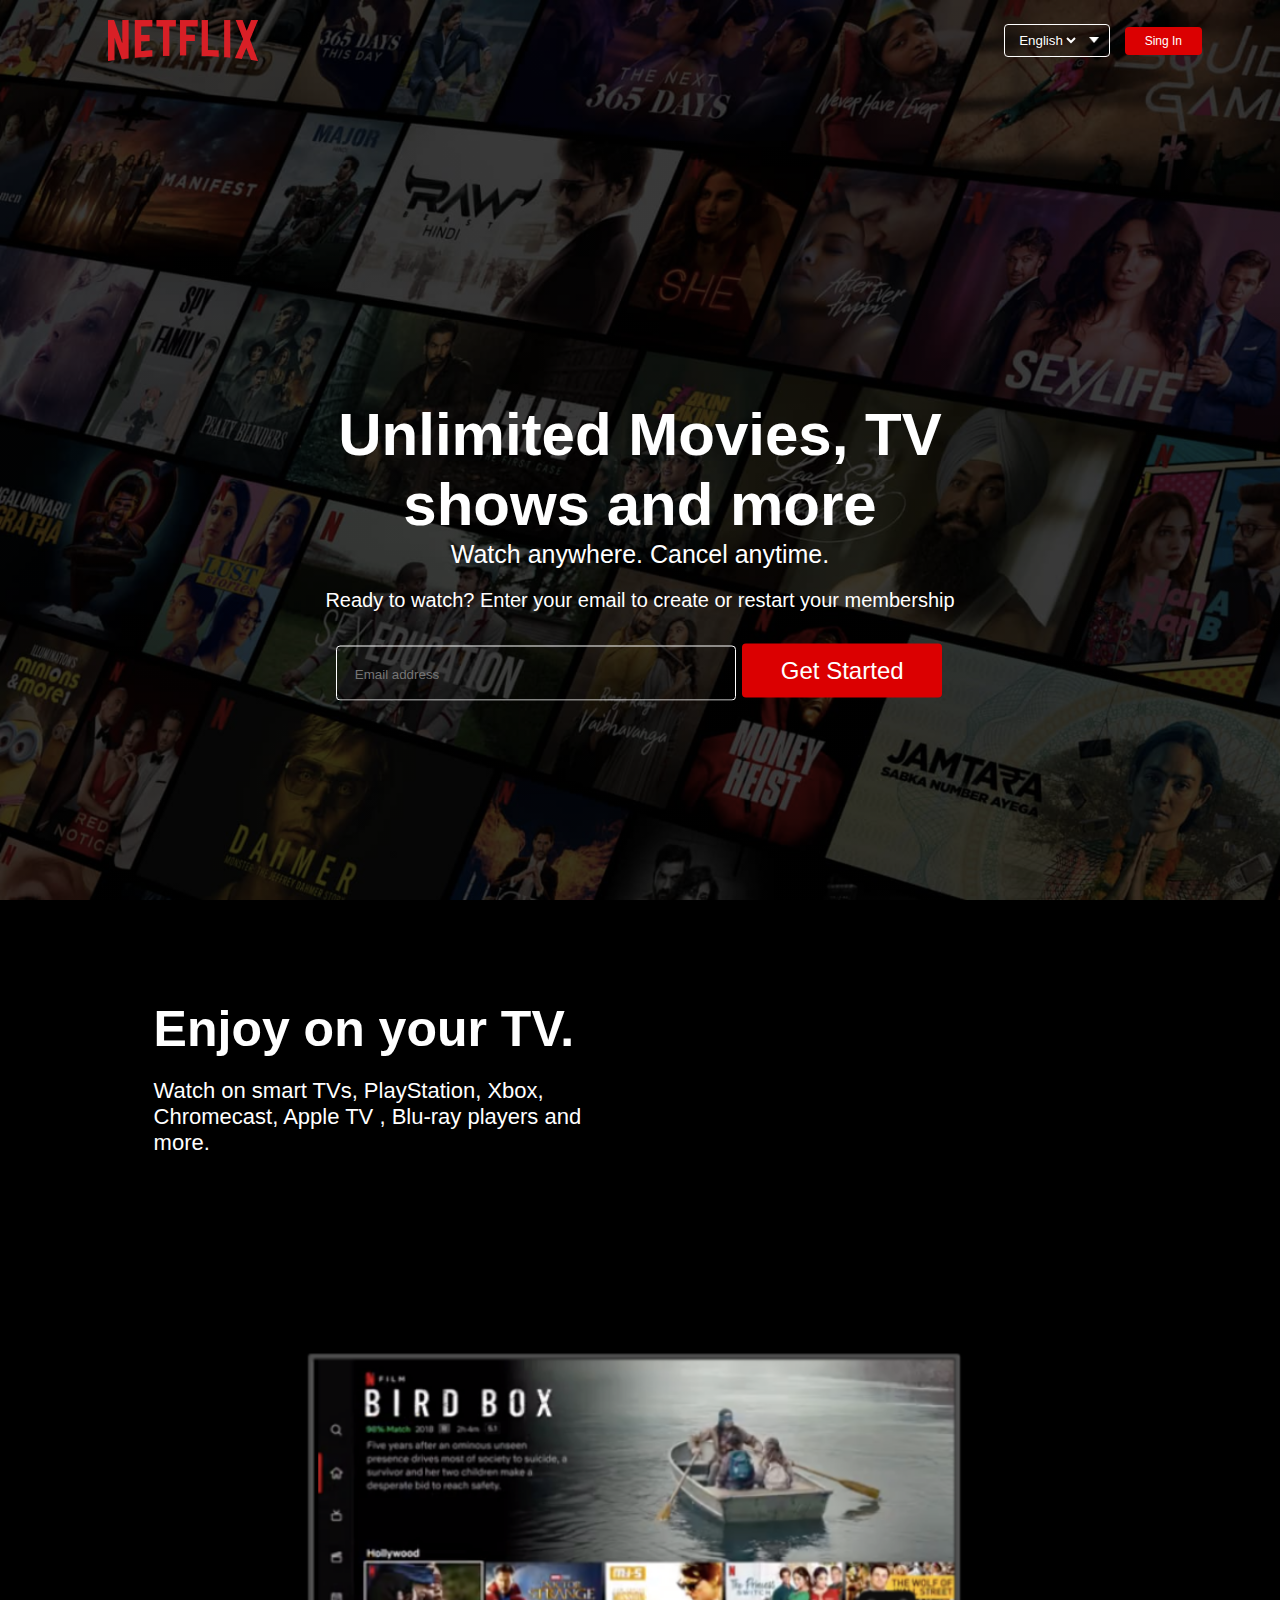
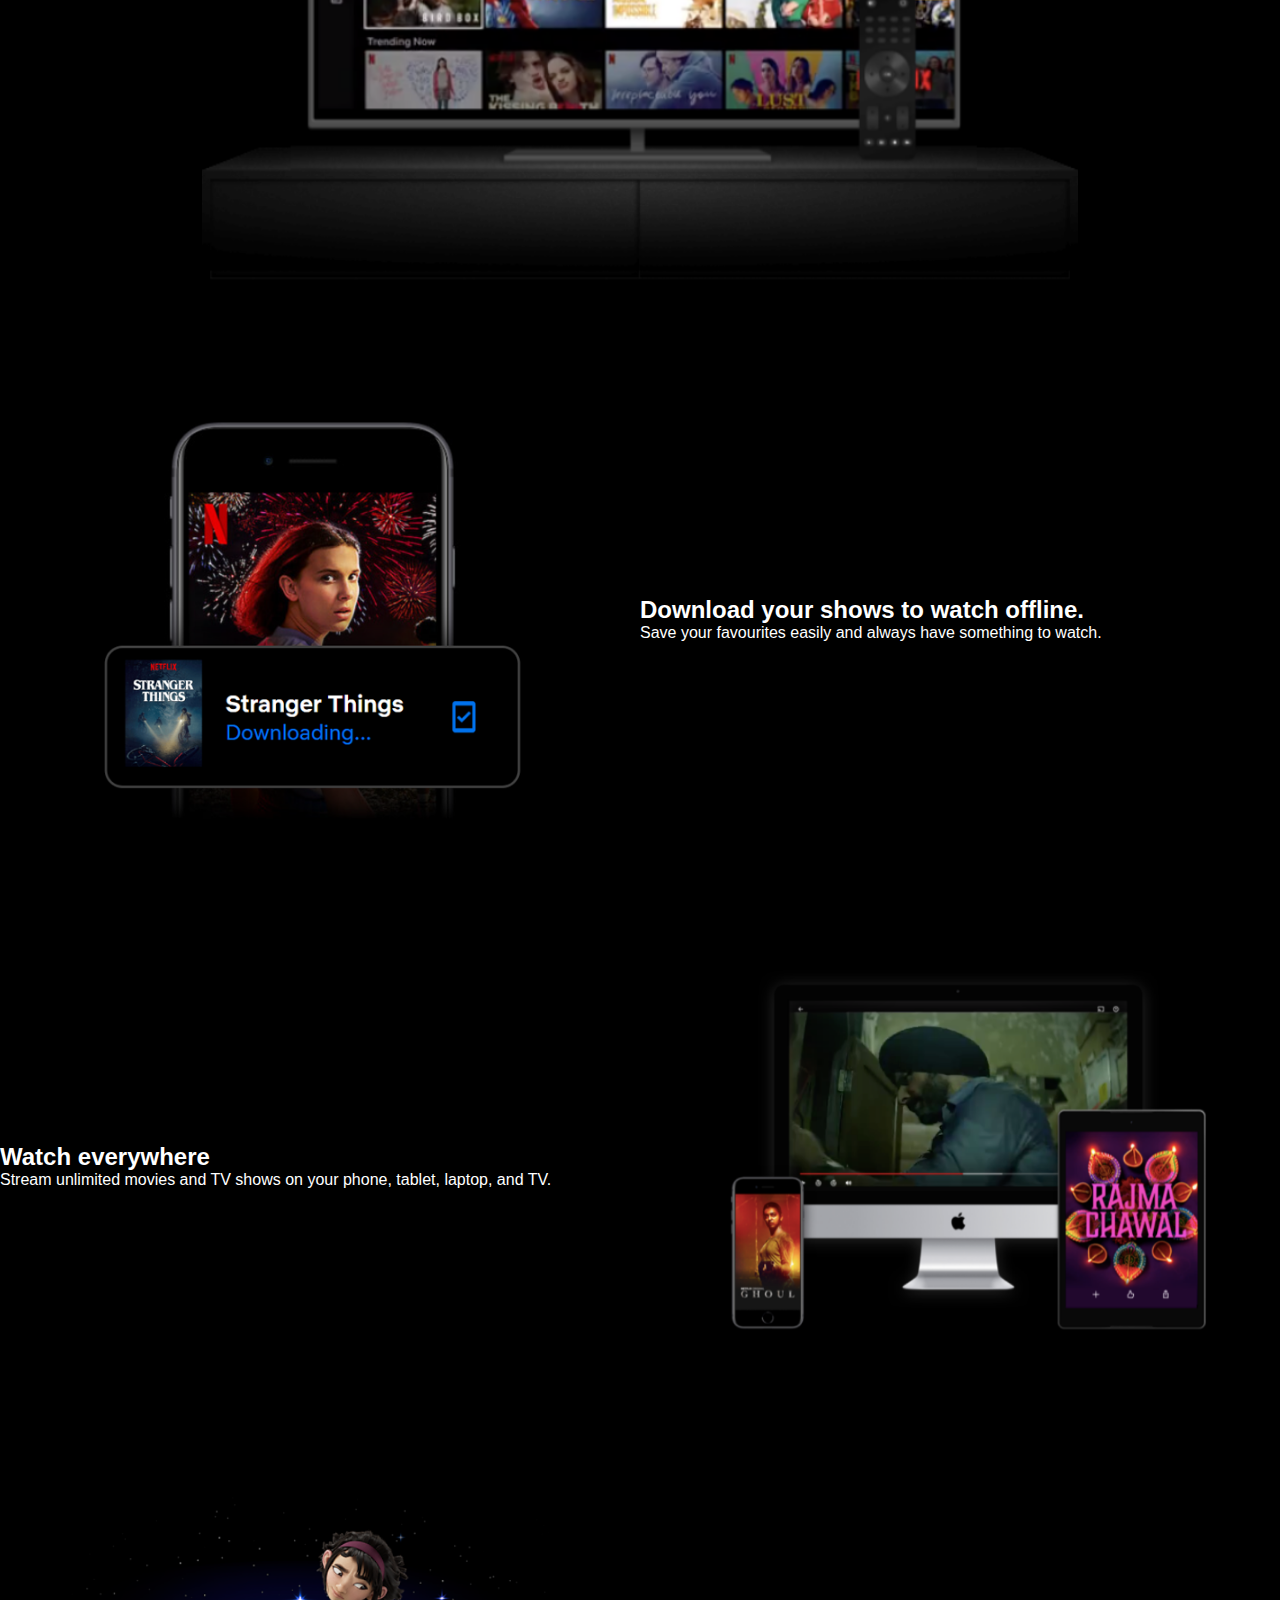
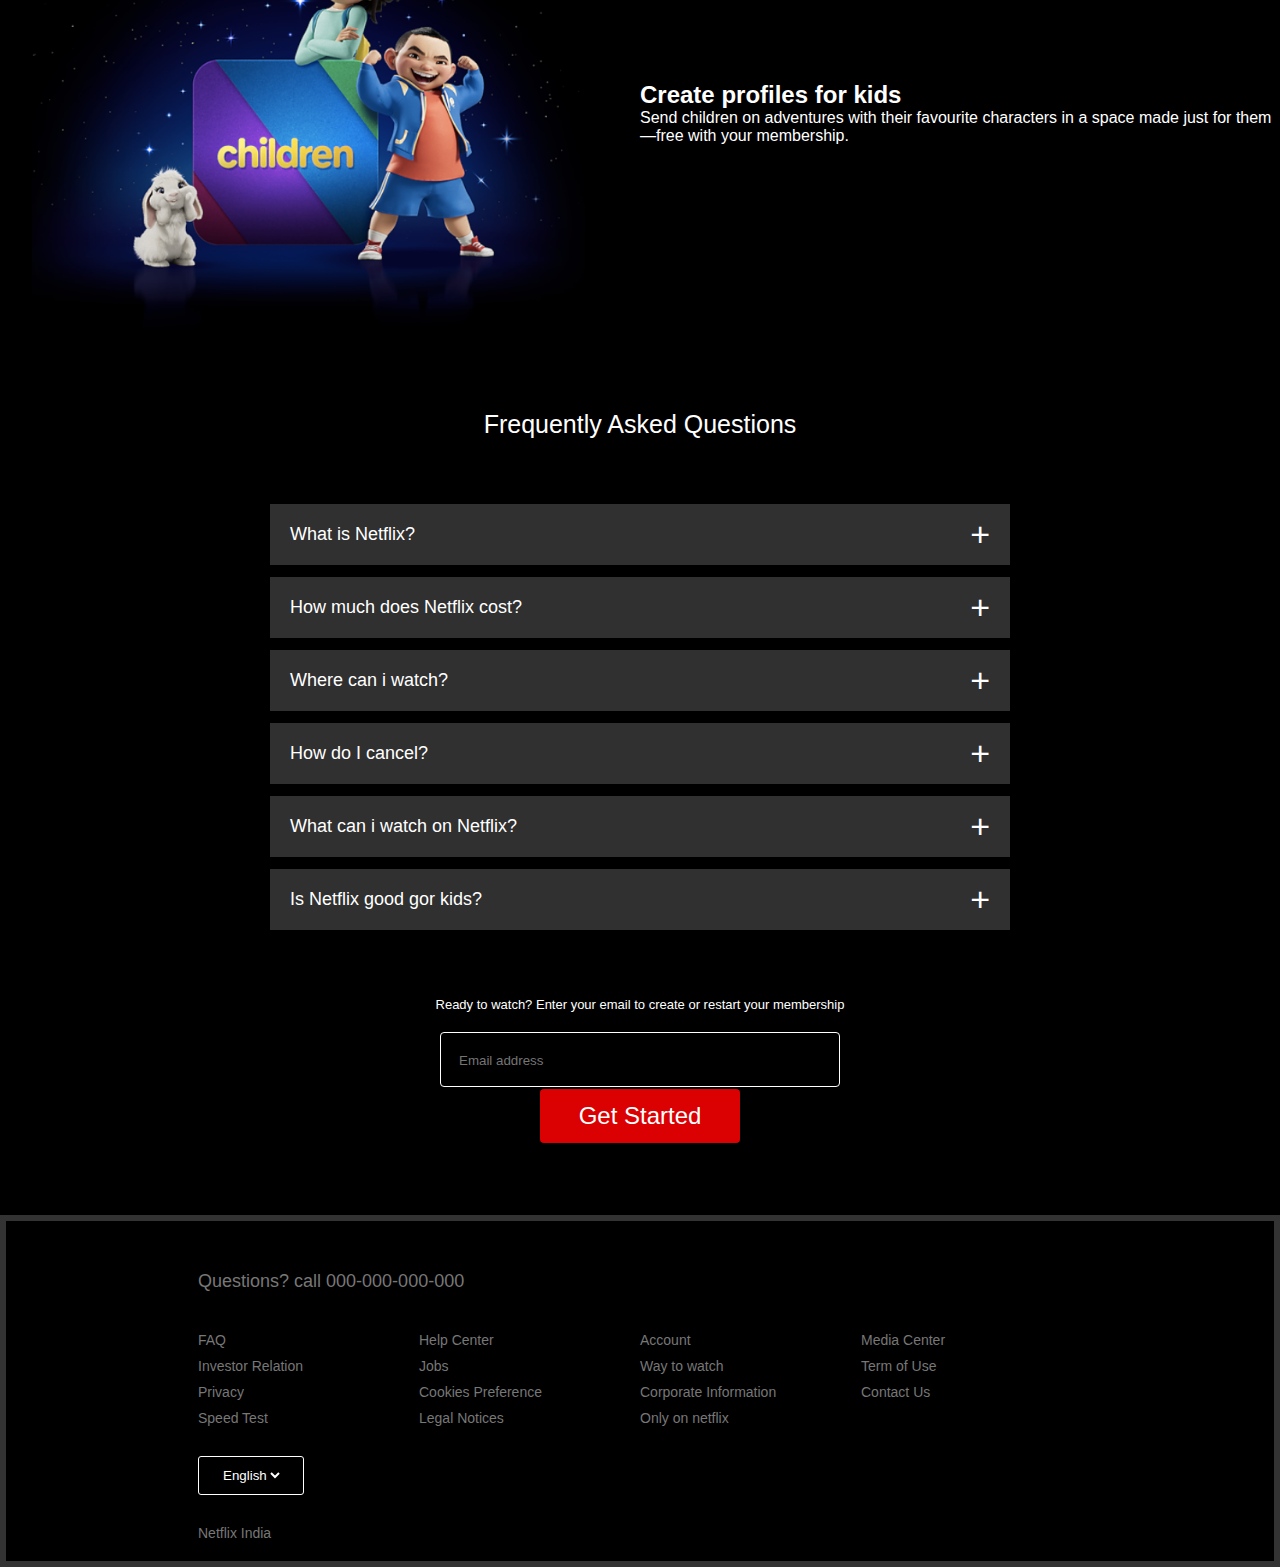
<file: index.html>
<!DOCTYPE html>
<html lang="en">
<head>
    <meta charset="UTF-8">
    <meta name="viewport" content="width=device-width, initial-scale=1.0">
    <title>Netflix.in</title>
    <link rel="stylesheet" href="index.css">
    <link rel="icon" href="net.jpg" type="image/x-icon">
    <link rel="stylesheet" href="https://cdnjs.cloudflare.com/ajax/libs/font-awesome/6.4.0/css/all.min.css" integrity="sha512-iecdLmaskl7CVkqkXNQ/ZH/XLlvWZOJyj7Yy7tcenmpD1ypASozpmT/E0iPtmFIB46ZmdtAc9eNBvH0H/ZpiBw==" crossorigin="anonymous" referrerpolicy="no-referrer" />
    
</head>
<body>
    <div class="header">
       <nav>

       
        <img src="logo.png" alt="logo" class="logo">
        <div>
            <button class="language-btn"> <select style="border:none transparent;background:transparent; color: white;">
                <option value="English">English</option>
                <option value="Hindi">Hindi</option>
            </select>
            <img src="down-icon.png" ></button>
            <Button>Sing In</Button>
        </div>
    </nav> 

    <div class="header-content">
        <h1>Unlimited Movies, TV shows and more</h1>
        <h3>Watch anywhere. Cancel anytime.</h3>
        <p>Ready to watch? Enter your email to create or restart your membership</p>
        <form class="email-singup">
            <input type="email" placeholder="Email address" >
            
            <button type="submit">Get Started <i class="fa-solid fa-angle-right" style="display: inline-block;justify-content: end;position: absolute;justify-content: center;align-content: center ;margin-left: 2px;margin-top: 1px;"></i></button>
            
        </form>
    </div>
    </div>
    


    <div class="features">
        <div class="row">
           <div class="text-col">
            <h2>Enjoy on your TV.</h2>
            <p>Watch on smart TVs, PlayStation, Xbox, Chromecast, Apple TV , Blu-ray players and more.</p>

           </div> 
           
          

    
</div>

           <div class="img-col">

            <img src="feature-1.png" alt="">
           </div>
        </div>
        <div class="row">
            
            
            <div class="img-col">
             <img src="feature-2.png" alt="">
            </div>
            <div class="text-col">
                <h2>Download your shows to watch offline.</h2>
                <p>Save your favourites easily and always have something to watch.</p>
               </div> 
         </div>
         <div class="row">
            <div class="text-col">
             <h2>Watch everywhere</h2>
             <p>Stream unlimited movies and TV shows on your phone, tablet, laptop, and TV.</p>
            </div> 
            <div class="img-col">
             <img src="feature-3.png" alt="">
            </div>
         </div>
         <div class="row">
           
            <div class="img-col">
             <img src="feature-4.png" alt="">
            </div>
            <div class="text-col">
                <h2>Create profiles for kids</h2>
                <p>Send children on adventures with their favourite characters in a space made just for them—free with your membership.</p>
               </div> 
         </div>
    </div>

<div class="faq">


    <h2>Frequently Asked Questions</h2>
    <ul class="accordin" type="none">
        <li>
            <input type="radio" name="accordin" id="first">
            <label for="first">What is Netflix?</label>
            <div class="content">
                Netflix is a streaming service that offers a wide variety of award-winning TV shows, movies, anime, documentaries and more - on thousands of internet-connected devices.

You can watch as much as you want, whenever you want, without a single ad - all for one low monthly price. There's always something new to discover, and new TV shows and movies are added every week!
            </div>
        </li>
        <li> 
            <input type="radio" name="accordin" id="second">
            <label for="second">How much does Netflix cost?</label>
            <div class="content">
                Watch Netflix on your smartphone, tablet, Smart TV, laptop, or streaming device, all for one fixed monthly fee. Plans range from ₹ 149 to ₹ 649 a month. No extra costs, no contracts.
            </div>
        </li>
        <li> 
            <input type="radio" name="accordin" id="third">
            <label for="third">Where can i watch?</label>
            <div class="content">
                Watch anywhere, anytime. Sign in with your Netflix account to watch instantly on the web at netflix.com from your personal computer or on any internet-connected device that offers the Netflix app, including smart TVs, smartphones, tablets, streaming media players and game consoles.

You can also download your favourite shows with the iOS, Android, or Windows 10 app. Use downloads to watch while you're on the go and without an internet connection. Take Netflix with you anywhere.
            </div>
        </li>
        <li> 
            <input type="radio" name="accordin" id="fourth">
            <label for="fourth">How do I cancel?</label>
            <div class="content">
                Netflix is flexible. There are no annoying contracts and no commitments. You can easily cancel your account online in two clicks. There are no cancellation fees – start or stop your account anytime.
        </li>
        <li> 
            <input type="radio" name="accordin" id="five">
            <label for="five">What can i watch on Netflix?</label>
            <div class="content">
                Netflix has an extensive library of feature films, documentaries, TV shows, anime, award-winning Netflix originals, and more. Watch as much as you want, anytime you want.
            </div>
        </li>
        <li> 
            <input type="radio" name="accordin" id="six">
            <label for="six">Is Netflix good gor kids?</label>
            <div class="content">
                The Netflix Kids experience is included in your membership to give parents control while kids enjoy family-friendly TV shows and films in their own space.

                Kids profiles come with PIN-protected parental controls that let you restrict the maturity rating of content kids can watch and block specific titles you don’t want kids to see.
                
            </div>
        </li>
        
    </ul>
 <small>
    <p>Ready to watch? Enter your email to create or restart your membership</p>
        
 </small>
 <form class="email-singup">
    <input type="email" placeholder="Email address" >
    
    <button type="submit">Get Started <i class="fa-solid fa-angle-right" style="display: inline-block;justify-content: end;position: absolute;justify-content: center;align-content: center ;margin-left: 2px;margin-top: 1px;"></i></button>
    
</form>
</div>
    <div class="footer">
        <h2>Questions? call 000-000-000-000</h2>
<div class="row">
    <div class="col">
        <a href="#">FAQ</a>
        <a href="#">Investor Relation</a>
        <a href="#">Privacy</a>
        <a href="#">Speed Test</a>
        
    </div>
    <div class="col">
        <a href="#">Help Center</a>
        <a href="#">Jobs</a>
        <a href="#">Cookies Preference</a>
        <a href="#">Legal Notices</a>

    </div>
    <div class="col">
        <a href="#">Account</a>
        <a href="#">Way to watch</a>
        <a href="#">Corporate Information</a>
        <a href="#">Only on netflix</a>

    </div>
    <div class="col">
        <a href="#">Media Center</a>
    
        <a href="#">Term of Use</a>
        <a href="#">Contact Us</a>

    </div>

<button class="language-btn"> <select style="border:none transparent;background:transparent; color: white;">
    <option value="English">English</option>
    <option value="Hindi">Hindi</option>
</select>

    </div>
    <p class="copyright-txt">Netflix India</p>
</body>
</html>
</file>
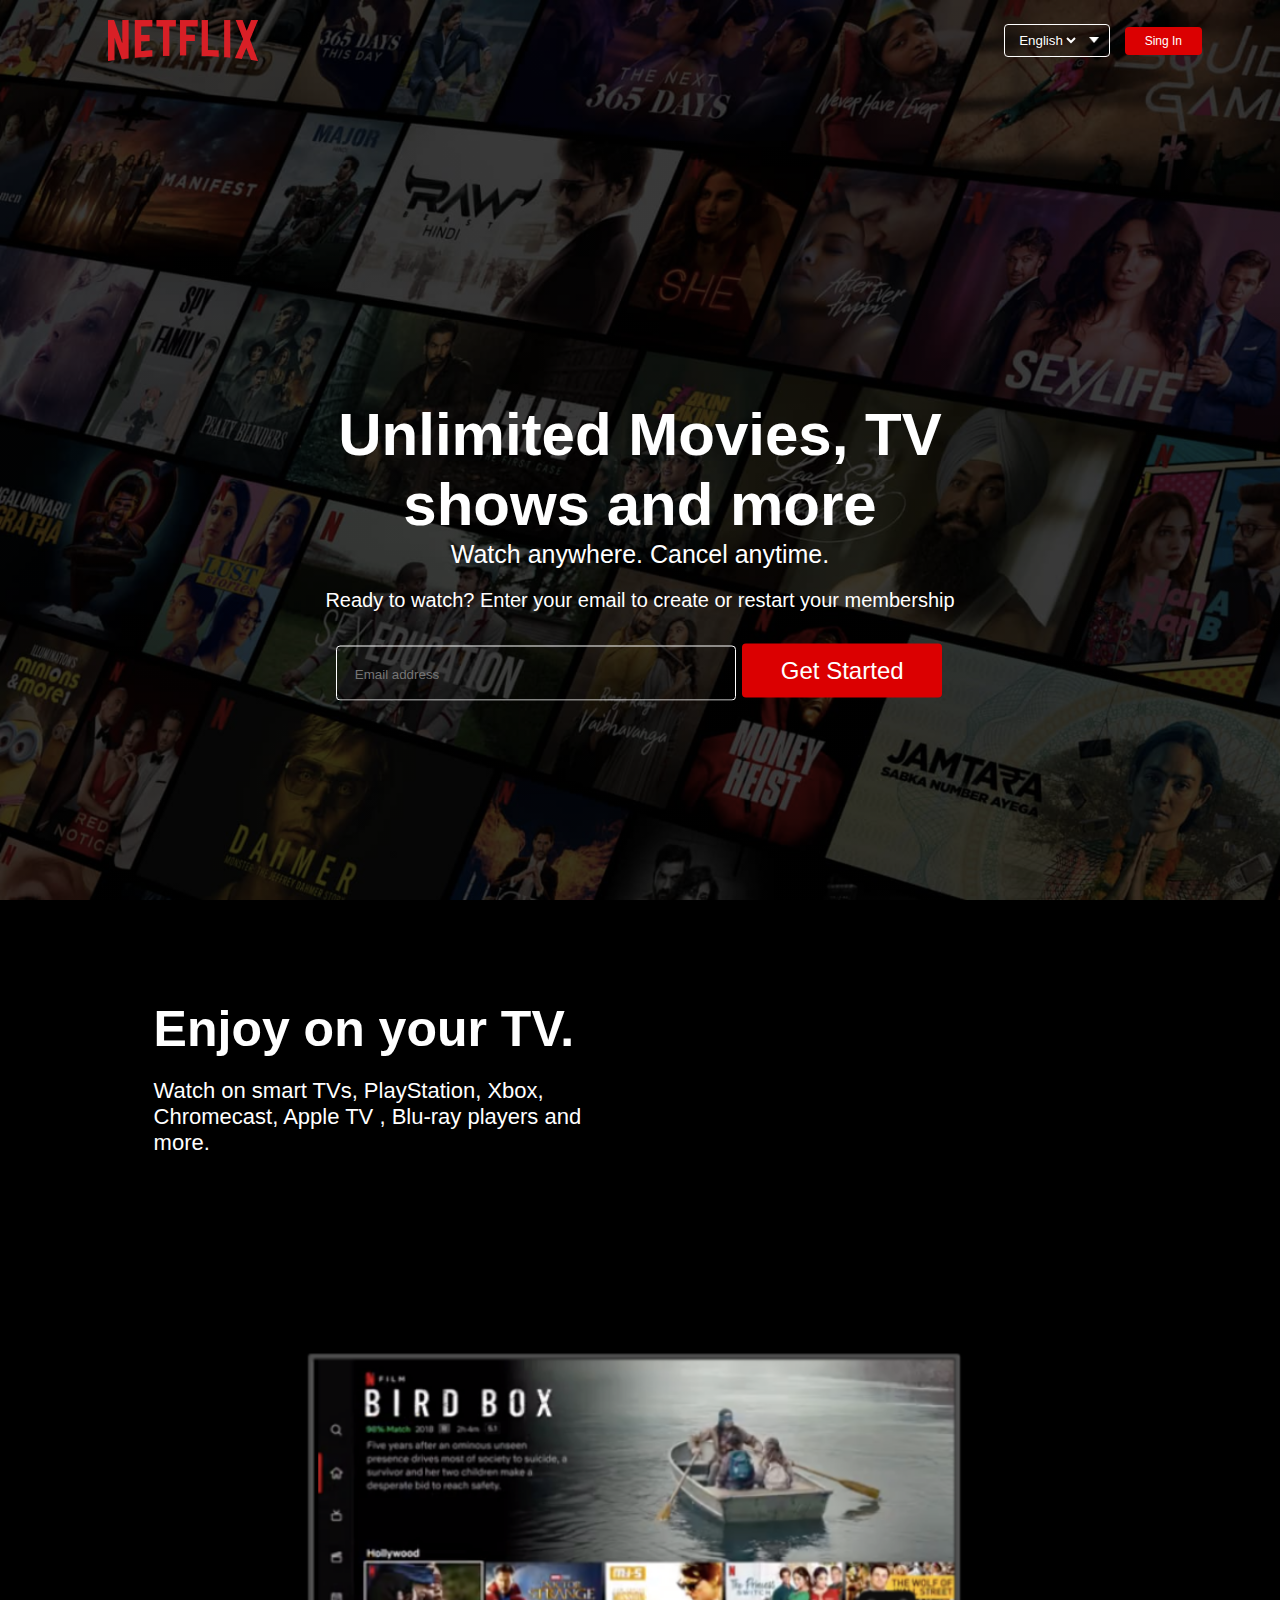
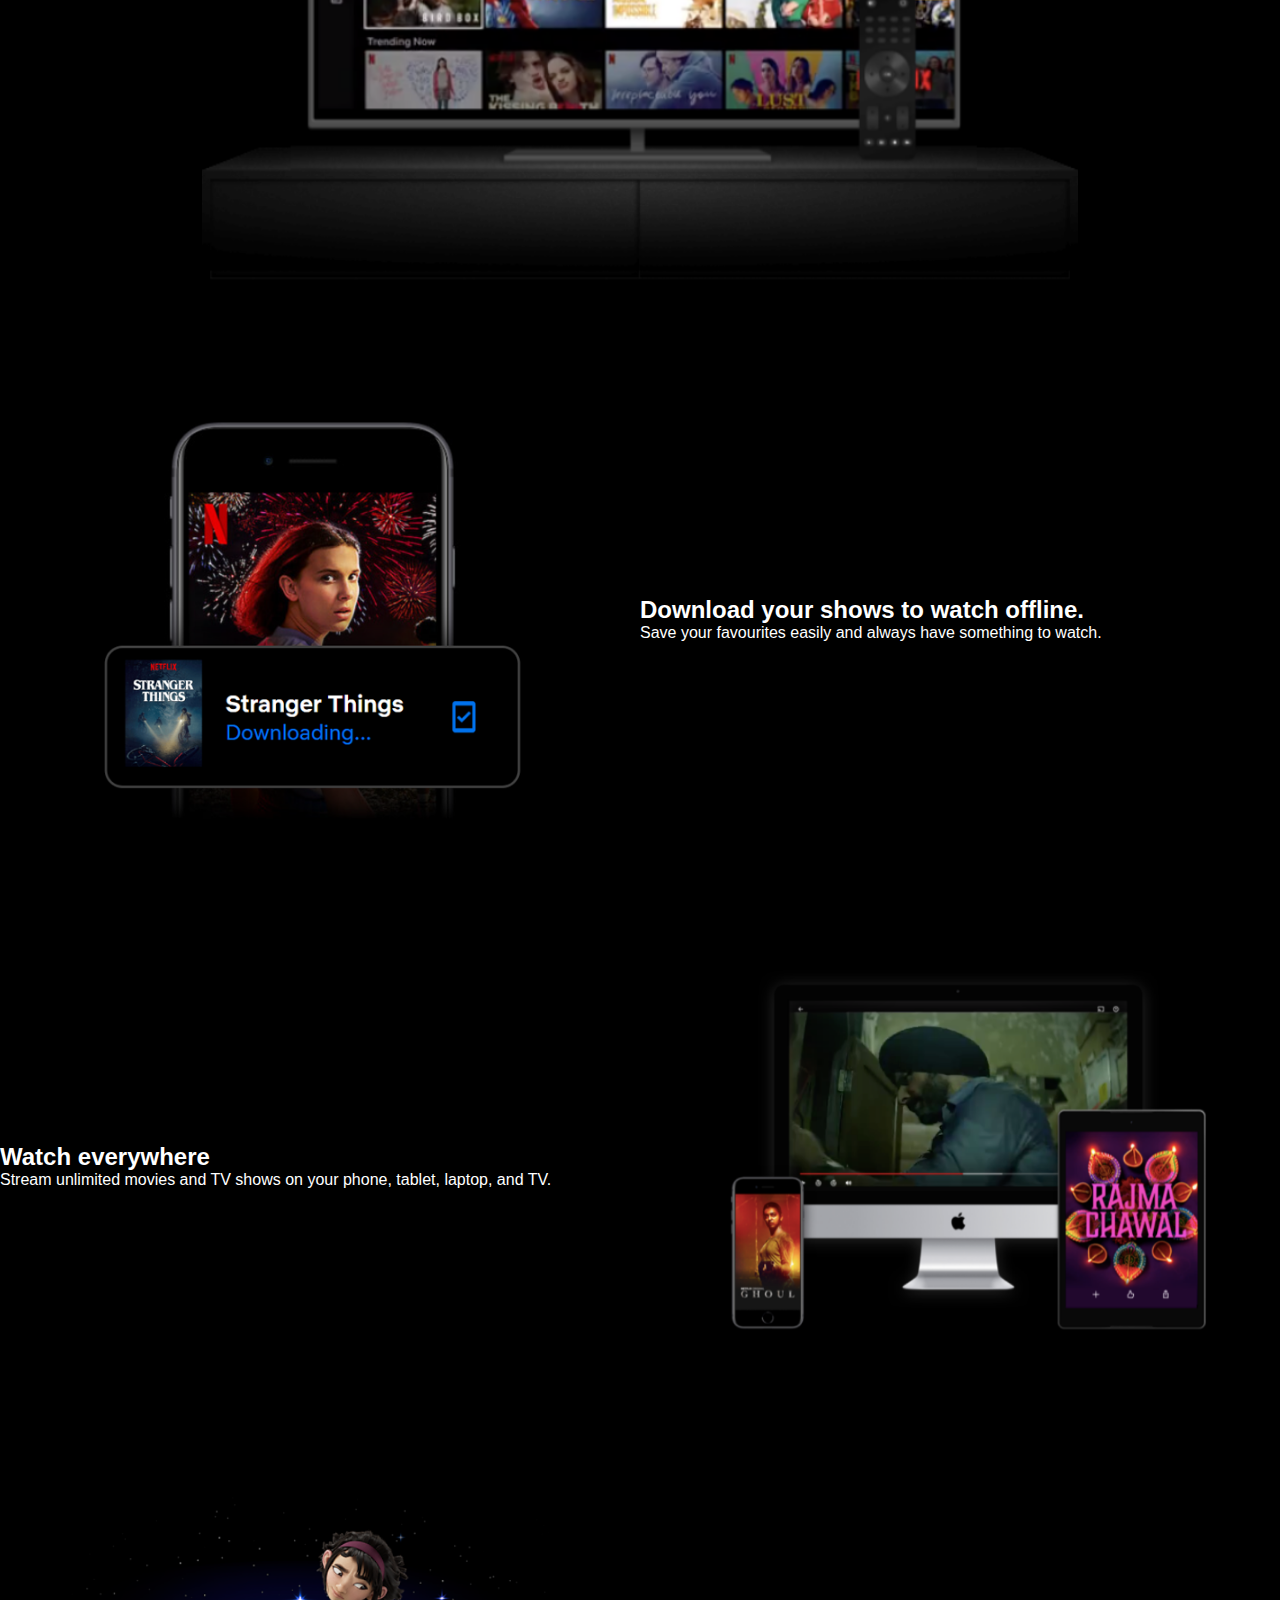
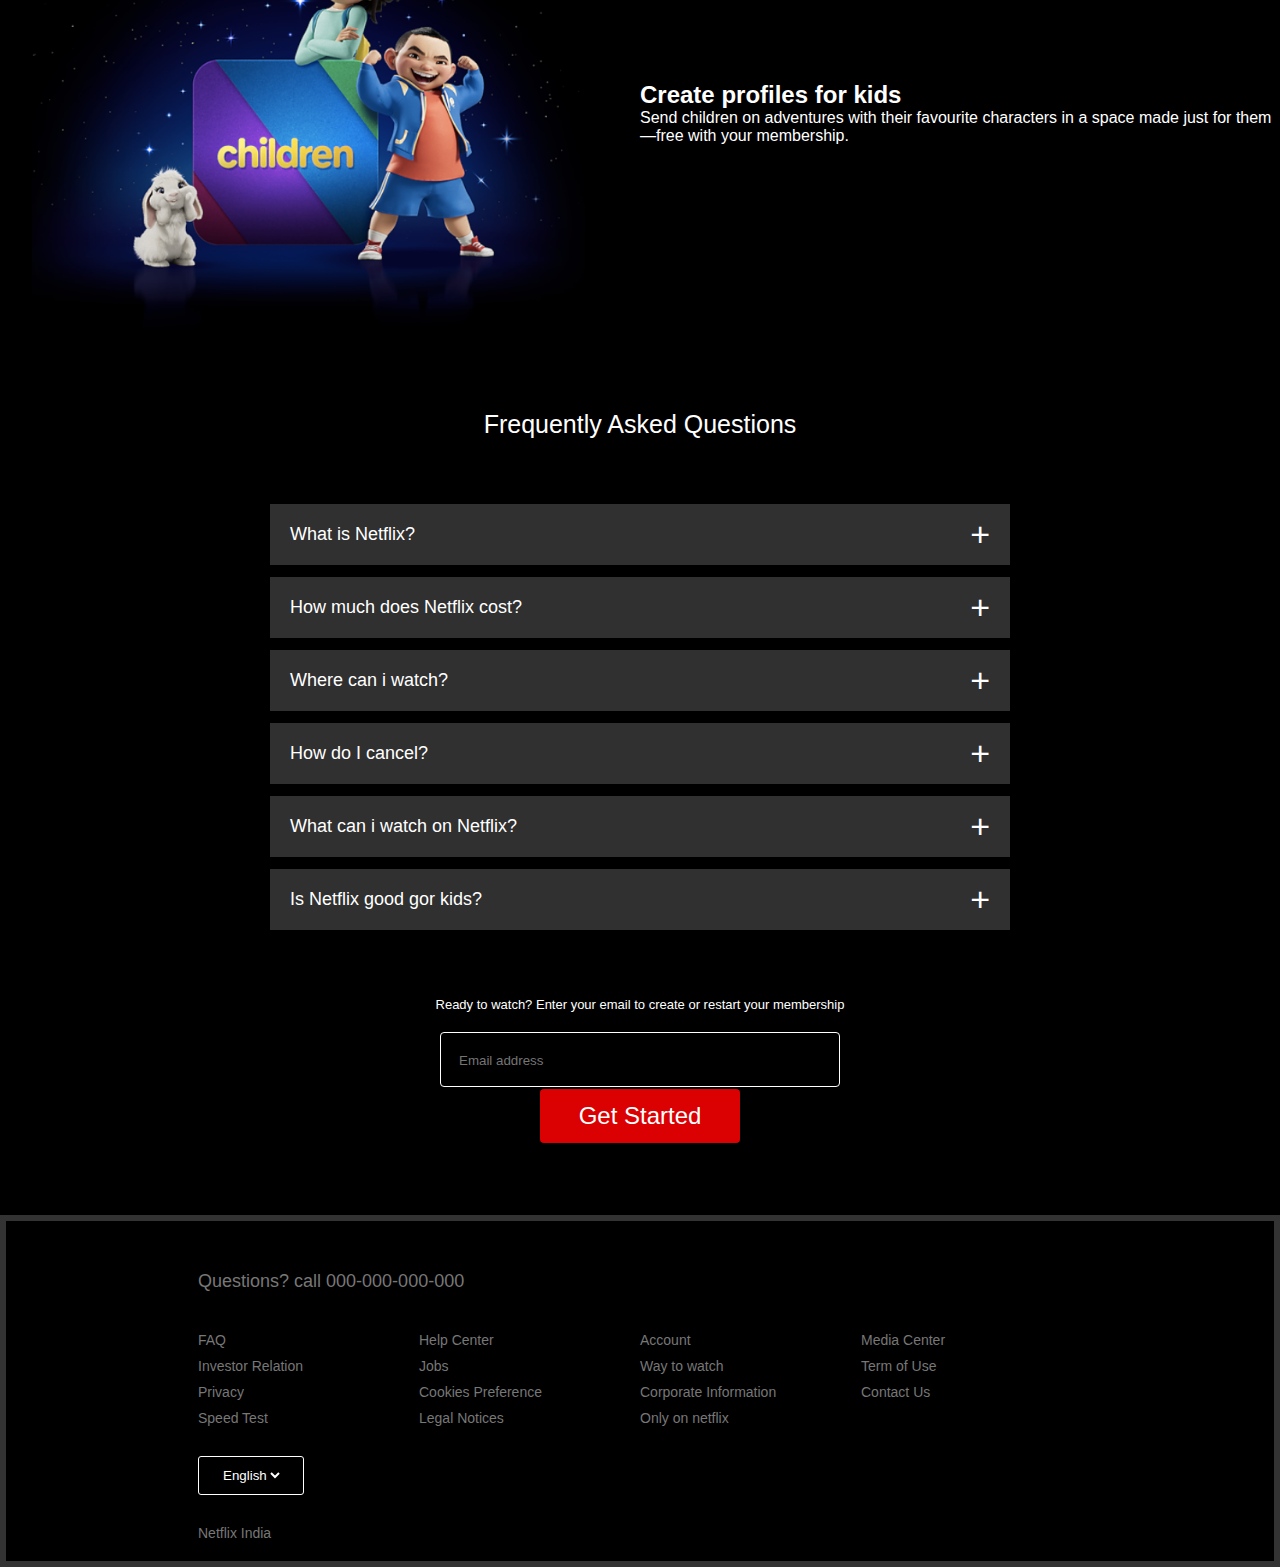
<file: first.html>
<!DOCTYPE html>
<html lang="en">
<head>
    <meta charset="UTF-8">
    <meta name="viewport" content="width=device-width, initial-scale=1.0">
    <title>Netflix.in</title>
    <link rel="stylesheet" href="first.css">
    <link rel="icon" href="net.jpg" type="image/x-icon">
    <link rel="stylesheet" href="https://cdnjs.cloudflare.com/ajax/libs/font-awesome/6.4.0/css/all.min.css" integrity="sha512-iecdLmaskl7CVkqkXNQ/ZH/XLlvWZOJyj7Yy7tcenmpD1ypASozpmT/E0iPtmFIB46ZmdtAc9eNBvH0H/ZpiBw==" crossorigin="anonymous" referrerpolicy="no-referrer" />
    
</head>
<body>
    <div class="header">
       <nav>

       
        <img src="logo.png" alt="logo" class="logo">
        <div>
            <button class="language-btn"> <select style="border:none transparent;background:transparent; color: white;">
                <option value="English">English</option>
                <option value="Hindi">Hindi</option>
            </select>
            <img src="down-icon.png" ></button>
            <Button>Sing In</Button>
        </div>
    </nav> 

    <div class="header-content">
        <h1>Unlimited Movies, TV shows and more</h1>
        <h3>Watch anywhere. Cancel anytime.</h3>
        <p>Ready to watch? Enter your email to create or restart your membership</p>
        <form class="email-singup">
            <input type="email" placeholder="Email address" >
            
            <button type="submit">Get Started <i class="fa-solid fa-angle-right" style="display: inline-block;justify-content: end;position: absolute;justify-content: center;align-content: center ;margin-left: 2px;margin-top: 1px;"></i></button>
            
        </form>
    </div>
    </div>
    


    <div class="features">
        <div class="row">
           <div class="text-col">
            <h2>Enjoy on your TV.</h2>
            <p>Watch on smart TVs, PlayStation, Xbox, Chromecast, Apple TV , Blu-ray players and more.</p>

           </div> 
           
          

    
</div>

           <div class="img-col">

            <img src="feature-1.png" alt="">
           </div>
        </div>
        <div class="row">
            
            
            <div class="img-col">
             <img src="feature-2.png" alt="">
            </div>
            <div class="text-col">
                <h2>Download your shows to watch offline.</h2>
                <p>Save your favourites easily and always have something to watch.</p>
               </div> 
         </div>
         <div class="row">
            <div class="text-col">
             <h2>Watch everywhere</h2>
             <p>Stream unlimited movies and TV shows on your phone, tablet, laptop, and TV.</p>
            </div> 
            <div class="img-col">
             <img src="feature-3.png" alt="">
            </div>
         </div>
         <div class="row">
           
            <div class="img-col">
             <img src="feature-4.png" alt="">
            </div>
            <div class="text-col">
                <h2>Create profiles for kids</h2>
                <p>Send children on adventures with their favourite characters in a space made just for them—free with your membership.</p>
               </div> 
         </div>
    </div>

<div class="faq">


    <h2>Frequently Asked Questions</h2>
    <ul class="accordin" type="none">
        <li>
            <input type="radio" name="accordin" id="first">
            <label for="first">What is Netflix?</label>
            <div class="content">
                Netflix is a streaming service that offers a wide variety of award-winning TV shows, movies, anime, documentaries and more - on thousands of internet-connected devices.

You can watch as much as you want, whenever you want, without a single ad - all for one low monthly price. There's always something new to discover, and new TV shows and movies are added every week!
            </div>
        </li>
        <li> 
            <input type="radio" name="accordin" id="second">
            <label for="second">How much does Netflix cost?</label>
            <div class="content">
                Watch Netflix on your smartphone, tablet, Smart TV, laptop, or streaming device, all for one fixed monthly fee. Plans range from ₹ 149 to ₹ 649 a month. No extra costs, no contracts.
            </div>
        </li>
        <li> 
            <input type="radio" name="accordin" id="third">
            <label for="third">Where can i watch?</label>
            <div class="content">
                Watch anywhere, anytime. Sign in with your Netflix account to watch instantly on the web at netflix.com from your personal computer or on any internet-connected device that offers the Netflix app, including smart TVs, smartphones, tablets, streaming media players and game consoles.

You can also download your favourite shows with the iOS, Android, or Windows 10 app. Use downloads to watch while you're on the go and without an internet connection. Take Netflix with you anywhere.
            </div>
        </li>
        <li> 
            <input type="radio" name="accordin" id="fourth">
            <label for="fourth">How do I cancel?</label>
            <div class="content">
                Netflix is flexible. There are no annoying contracts and no commitments. You can easily cancel your account online in two clicks. There are no cancellation fees – start or stop your account anytime.
        </li>
        <li> 
            <input type="radio" name="accordin" id="five">
            <label for="five">What can i watch on Netflix?</label>
            <div class="content">
                Netflix has an extensive library of feature films, documentaries, TV shows, anime, award-winning Netflix originals, and more. Watch as much as you want, anytime you want.
            </div>
        </li>
        <li> 
            <input type="radio" name="accordin" id="six">
            <label for="six">Is Netflix good gor kids?</label>
            <div class="content">
                The Netflix Kids experience is included in your membership to give parents control while kids enjoy family-friendly TV shows and films in their own space.

                Kids profiles come with PIN-protected parental controls that let you restrict the maturity rating of content kids can watch and block specific titles you don’t want kids to see.
                
            </div>
        </li>
        
    </ul>
 <small>
    <p>Ready to watch? Enter your email to create or restart your membership</p>
        
 </small>
 <form class="email-singup">
    <input type="email" placeholder="Email address" >
    
    <button type="submit">Get Started <i class="fa-solid fa-angle-right" style="display: inline-block;justify-content: end;position: absolute;justify-content: center;align-content: center ;margin-left: 2px;margin-top: 1px;"></i></button>
    
</form>
</div>
    <div class="footer">
        <h2>Questions? call 000-000-000-000</h2>
<div class="row">
    <div class="col">
        <a href="#">FAQ</a>
        <a href="#">Investor Relation</a>
        <a href="#">Privacy</a>
        <a href="#">Speed Test</a>
        
    </div>
    <div class="col">
        <a href="#">Help Center</a>
        <a href="#">Jobs</a>
        <a href="#">Cookies Preference</a>
        <a href="#">Legal Notices</a>

    </div>
    <div class="col">
        <a href="#">Account</a>
        <a href="#">Way to watch</a>
        <a href="#">Corporate Information</a>
        <a href="#">Only on netflix</a>

    </div>
    <div class="col">
        <a href="#">Media Center</a>
    
        <a href="#">Term of Use</a>
        <a href="#">Contact Us</a>

    </div>

<button class="language-btn"> <select style="border:none transparent;background:transparent; color: white;">
    <option value="English">English</option>
    <option value="Hindi">Hindi</option>
</select>

    </div>
    <p class="copyright-txt">Netflix India</p>
</body>
</html>
</file>
<file: index.css>
*{
    box-sizing: border-box;
    margin: 0px;
    padding: 0px;
    font-family: 'Lucida Sans', 'Lucida Sans Regular', 'Lucida Grande', 'Lucida Sans Unicode', Geneva, Verdana, sans-serif;

}
body{
    background-color: black;
    color: white;
}
.header{
    width: 100%;
    height: 100vh;
    background-image:linear-gradient(rgba(
    0,0,0,0.7),rgba(0,0,0,0.7)), url(himage.png);
    background-size: cover;
    background-position: center;
    padding: 10px 8px;
    position: relative;
}
nav{
    display: flex;
    align-items: center;
    justify-content: space-between;
    padding: 10px 0px;
    margin-right: 70px;
}
.logo{
    width: 150px;
    cursor:pointer ;
    margin-left: 100px;

}
nav button{
    border: 0px;
    outline: 0px;
    background: #db0001;
    color: #fff;
    padding: 7px 20px;
    font-size: 12px;
    border-radius: 4px;
    margin-left:10px;
    cursor: pointer;
}
.language-btn{
    display: inline-flex;
    align-items: center;
    background: transparent;
    border: 1px solid white;
    padding:7px 10px;


}

.language-btn img{
    width: 10px;
    margin-left: 10px;
}

.header-content{

    position: absolute;
    top: 50%;
    left: 50%;

    transform: translate(-50%,-50%);
    text-align: center;
    margin-top: 100px;
}

.header-content h1{
    font-size: 60px;
    line-height:70px ;
    font-weight: 600;
    max-width: 650px;

}
.header-content h3{
    font-weight: 400;
    margin-bottom: 20px;
    font-size: 25px;
}
 .email-singup{
    background:;
    border-radius: 4px;

    align-items: center;
    margin-top: 30px;
    overflow: hidden;
    align-content: center;
    justify-content: center;
 }
.header-content p{

font-size: 20px;
font-weight: 200;


}
.email-singup input{
background-color: transparent;
  padding: 20px 18px 18px;
  width: 400px;
  cursor: pointer;
  border-radius: 4px;
  border: 1px solid white;


}
.email-singup button{
    background: #db0001;
    border: 0;
    outline: 0;
    color: #fff;
    font-size: 16px;
    cursor: pointer;
    padding: 13px 28px;
    border-radius: 4px;
    margin: 2px;
    width: 200px;
    font-weight: 500;
    font-size: 24px;
    box-sizing: border-box;


}
.features{
    padding: 50px 12%;
    font-size:22px
}
.row{
    display: flex;
    width: 100%;
    align-items: center;
    flex-wrap: wrap;
    padding: 50px 0px;

}
.text-col{
    flex-basis: 50%;
    margin-bottom: 20px;
}
.img-col{
    flex-basis: 50%;
    margin-bottom: 20px;
}
.img-col img{
    display: block;
    width: 90%;
    margin: auto;

}
.features h2{
    font-size: 50px;
    font-weight: 600;
    margin-bottom: 20px;
}
.faq{

    padding: 10px 12%;
    text-align: center;
    font-size: 18px;
}
.faq h2{
font-weight: 500;

    font-size: 25px;

}
.question{
    margin-top:20px ;
    border: 0px solid rgb(91, 88, 88);
    background-color: dimgrey;
    padding: 20px;
     display: flex;


}
.accordin{
    margin: 60px auto;
    width: 100%;
    max-width: 750px;


}
.accordin li{
    list-style: none;
    width:100%;
    padding: 5px;
}

.accordin li label{
    display:flex;
    align-items: center;
    padding:20px;
    font-size: 18px;
    font-weight: 500;
    background: #303030;
margin-bottom: 2px;
cursor: pointer;
position: relative;

}

label::after{
    content: "+";
    font-size: 34px;
    position: absolute;
    right: 20px;
    transition: transform 0.5s;
}


   input[type="radio"]{
    display: none;
   }
.accordin .content{
    background: #303030;
    text-align: left;
    padding: 0 20px;
    max-height: 0;
    overflow: hidden;
    transition:max-height 0.5s;
    padding: 0.5s;
}
.accordin input[type="radio"]:checked + label + .content{
    max-height: 600px;
    padding: 30px 20px;
}

.accordin input[type="radio"]:checked + label::after{
    transform: rotate(135deg);
}

.faq .email-singup{
    max-width: 600px;
    margin: 20px auto 60px;

}
.faq small{
    font-size: 13px;
}
.footer{
    padding: 50px 15% 10px;
    border: 6px solid #333;
    color: #777;
}
.footer h2{
    font-size:18px;
    font-weight: 400;
    margin-bottom: 30px;

}
.footer .col{
    flex-basis: 25%;
    flex-grow: 1;
    margin-bottom: 20px;
}
.footer .col a{
    display: block;
    text-decoration: none;
    color: #777;
    font-size: 14px;
    margin-bottom: 10px;
}
.footer .row{
align-items: flex-start;
padding: 10px 0;
}
.footer .language-btn{
    color: #fff;
    padding: 10px 20px;
    border-radius: 3px;
}

.copyright-txt{
    font-size: 14px;
    margin-top: 20px;
    margin-bottom: 10px;
}

/* media-queries-for-small-screen */

@media only screen and (max-width:600px){
    .logo{
        width: 100px;


    }
    nav button{
        padding: 5px 10px ;
    }
    nav .language-btn{
        padding: 4px 8px;

    }

    .header-content{
        position: unset;
        transform: none;
        padding: 150px;
    }
    .header-content h1{
        font-size:30px;
    

    }

    .email-singup button{
        font-size: 12px;
        padding:10px 15px;
    }
}
</file>
<file: first.css>
*{
    box-sizing: border-box;
    margin: 0px;
    padding: 0px;
    font-family: 'Lucida Sans', 'Lucida Sans Regular', 'Lucida Grande', 'Lucida Sans Unicode', Geneva, Verdana, sans-serif;

}
body{
    background-color: black;
    color: white;
}
.header{
    width: 100%;
    height: 100vh;
    background-image:linear-gradient(rgba(
    0,0,0,0.7),rgba(0,0,0,0.7)), url(himage.png);
    background-size: cover;
    background-position: center;
    padding: 10px 8px;
    position: relative;
}
nav{
    display: flex;
    align-items: center;
    justify-content: space-between;
    padding: 10px 0px;
    margin-right: 70px;
}
.logo{
    width: 150px;
    cursor:pointer ;
    margin-left: 100px;

}
nav button{
    border: 0px;
    outline: 0px;
    background: #db0001;
    color: #fff;
    padding: 7px 20px;
    font-size: 12px;
    border-radius: 4px;
    margin-left:10px;
    cursor: pointer;
}
.language-btn{
    display: inline-flex;
    align-items: center;
    background: transparent;
    border: 1px solid white;
    padding:7px 10px;


}

.language-btn img{
    width: 10px;
    margin-left: 10px;
}

.header-content{

    position: absolute;
    top: 50%;
    left: 50%;

    transform: translate(-50%,-50%);
    text-align: center;
    margin-top: 100px;
}

.header-content h1{
    font-size: 60px;
    line-height:70px ;
    font-weight: 600;
    max-width: 650px;

}
.header-content h3{
    font-weight: 400;
    margin-bottom: 20px;
    font-size: 25px;
}
 .email-singup{
    background:;
    border-radius: 4px;

    align-items: center;
    margin-top: 30px;
    overflow: hidden;
    align-content: center;
    justify-content: center;
 }
.header-content p{

font-size: 20px;
font-weight: 200;


}
.email-singup input{
background-color: transparent;
  padding: 20px 18px 18px;
  width: 400px;
  cursor: pointer;
  border-radius: 4px;
  border: 1px solid white;


}
.email-singup button{
    background: #db0001;
    border: 0;
    outline: 0;
    color: #fff;
    font-size: 16px;
    cursor: pointer;
    padding: 13px 28px;
    border-radius: 4px;
    margin: 2px;
    width: 200px;
    font-weight: 500;
    font-size: 24px;
    box-sizing: border-box;


}
.features{
    padding: 50px 12%;
    font-size:22px
}
.row{
    display: flex;
    width: 100%;
    align-items: center;
    flex-wrap: wrap;
    padding: 50px 0px;

}
.text-col{
    flex-basis: 50%;
    margin-bottom: 20px;
}
.img-col{
    flex-basis: 50%;
    margin-bottom: 20px;
}
.img-col img{
    display: block;
    width: 90%;
    margin: auto;

}
.features h2{
    font-size: 50px;
    font-weight: 600;
    margin-bottom: 20px;
}
.faq{

    padding: 10px 12%;
    text-align: center;
    font-size: 18px;
}
.faq h2{
font-weight: 500;

    font-size: 25px;

}
.question{
    margin-top:20px ;
    border: 0px solid rgb(91, 88, 88);
    background-color: dimgrey;
    padding: 20px;
     display: flex;


}
.accordin{
    margin: 60px auto;
    width: 100%;
    max-width: 750px;


}
.accordin li{
    list-style: none;
    width:100%;
    padding: 5px;
}

.accordin li label{
    display:flex;
    align-items: center;
    padding:20px;
    font-size: 18px;
    font-weight: 500;
    background: #303030;
margin-bottom: 2px;
cursor: pointer;
position: relative;

}

label::after{
    content: "+";
    font-size: 34px;
    position: absolute;
    right: 20px;
    transition: transform 0.5s;
}


   input[type="radio"]{
    display: none;
   }
.accordin .content{
    background: #303030;
    text-align: left;
    padding: 0 20px;
    max-height: 0;
    overflow: hidden;
    transition:max-height 0.5s;
    padding: 0.5s;
}
.accordin input[type="radio"]:checked + label + .content{
    max-height: 600px;
    padding: 30px 20px;
}

.accordin input[type="radio"]:checked + label::after{
    transform: rotate(135deg);
}

.faq .email-singup{
    max-width: 600px;
    margin: 20px auto 60px;

}
.faq small{
    font-size: 13px;
}
.footer{
    padding: 50px 15% 10px;
    border: 6px solid #333;
    color: #777;
}
.footer h2{
    font-size:18px;
    font-weight: 400;
    margin-bottom: 30px;

}
.footer .col{
    flex-basis: 25%;
    flex-grow: 1;
    margin-bottom: 20px;
}
.footer .col a{
    display: block;
    text-decoration: none;
    color: #777;
    font-size: 14px;
    margin-bottom: 10px;
}
.footer .row{
align-items: flex-start;
padding: 10px 0;
}
.footer .language-btn{
    color: #fff;
    padding: 10px 20px;
    border-radius: 3px;
}

.copyright-txt{
    font-size: 14px;
    margin-top: 20px;
    margin-bottom: 10px;
}

/* media-queries-for-small-screen */

@media only screen and (max-width:600px){
    .logo{
        width: 100px;


    }
    nav button{
        padding: 5px 10px ;
    }
    nav .language-btn{
        padding: 4px 8px;

    }

    .header-content{
        position: unset;
        transform: none;
        padding: 150px;
    }
    .header-content h1{
        font-size:30px;
    

    }

    .email-singup button{
        font-size: 12px;
        padding:10px 15px;
    }
}
</file>
